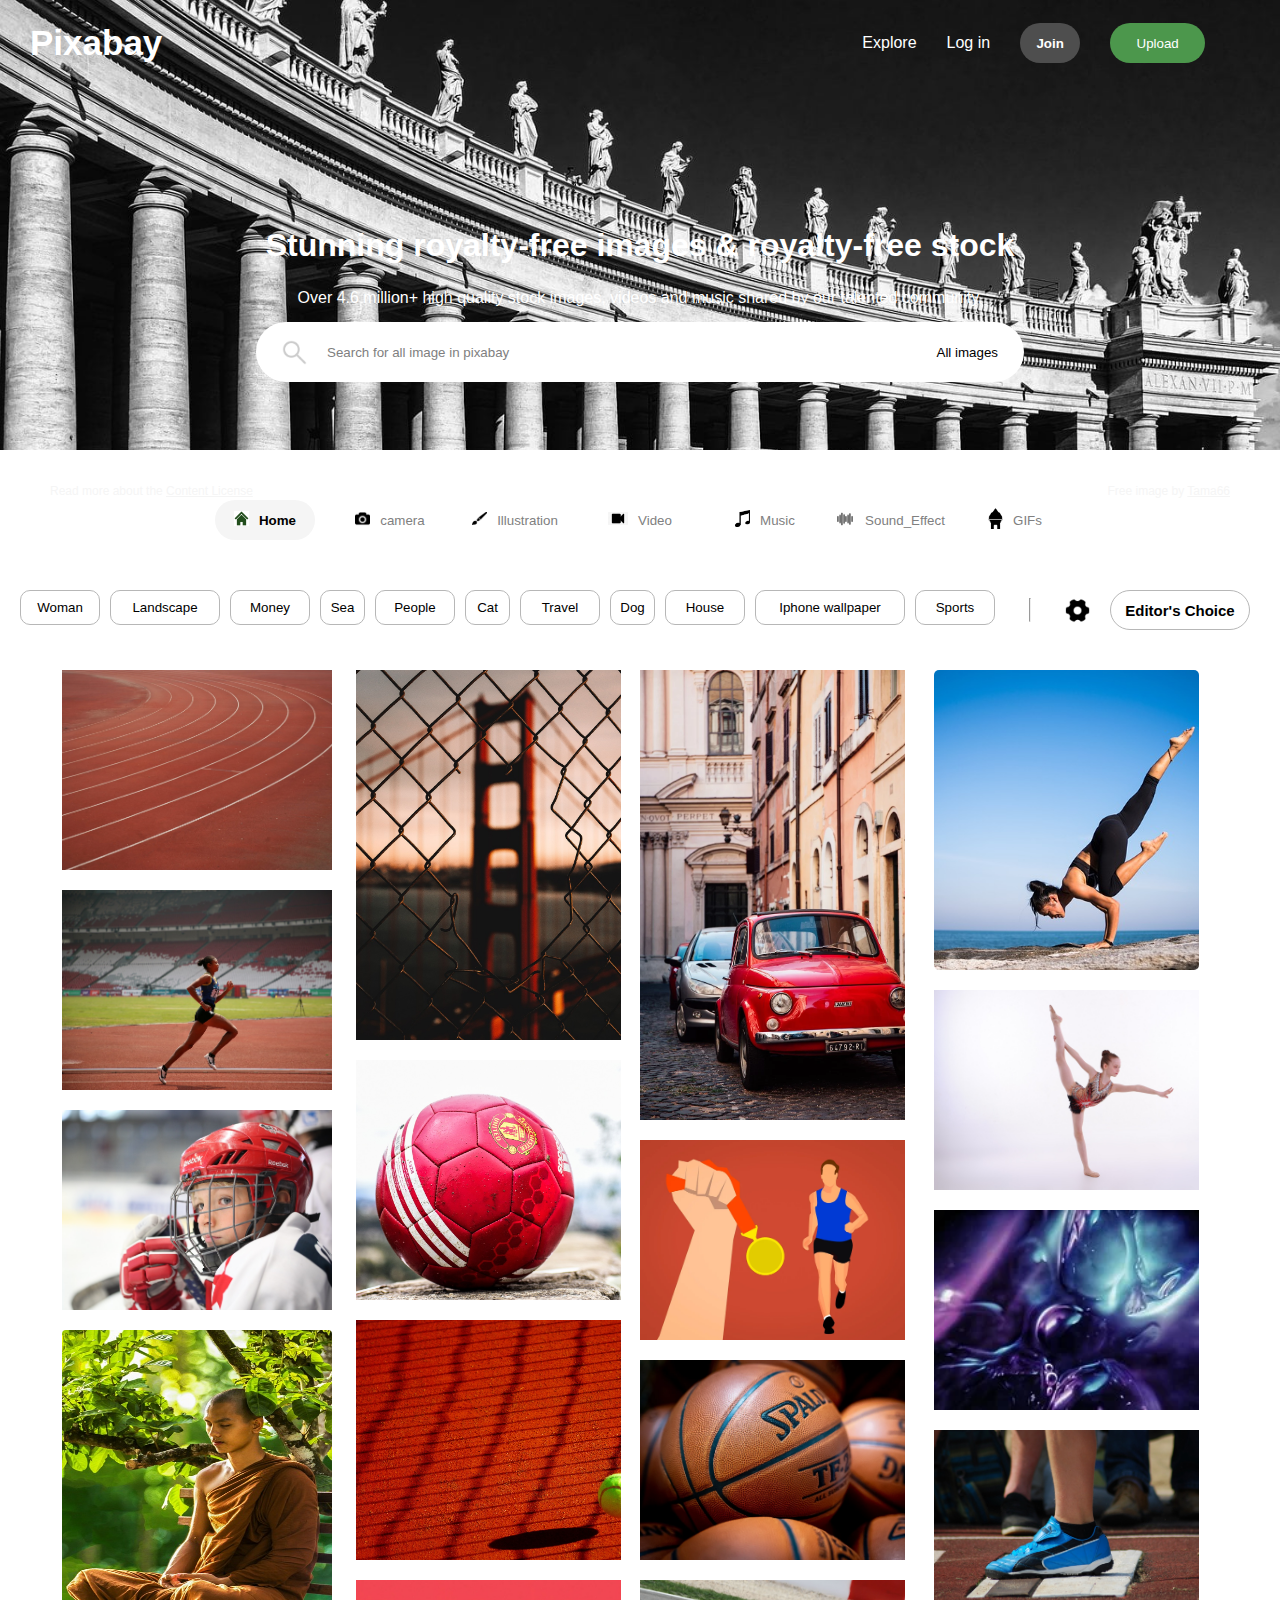
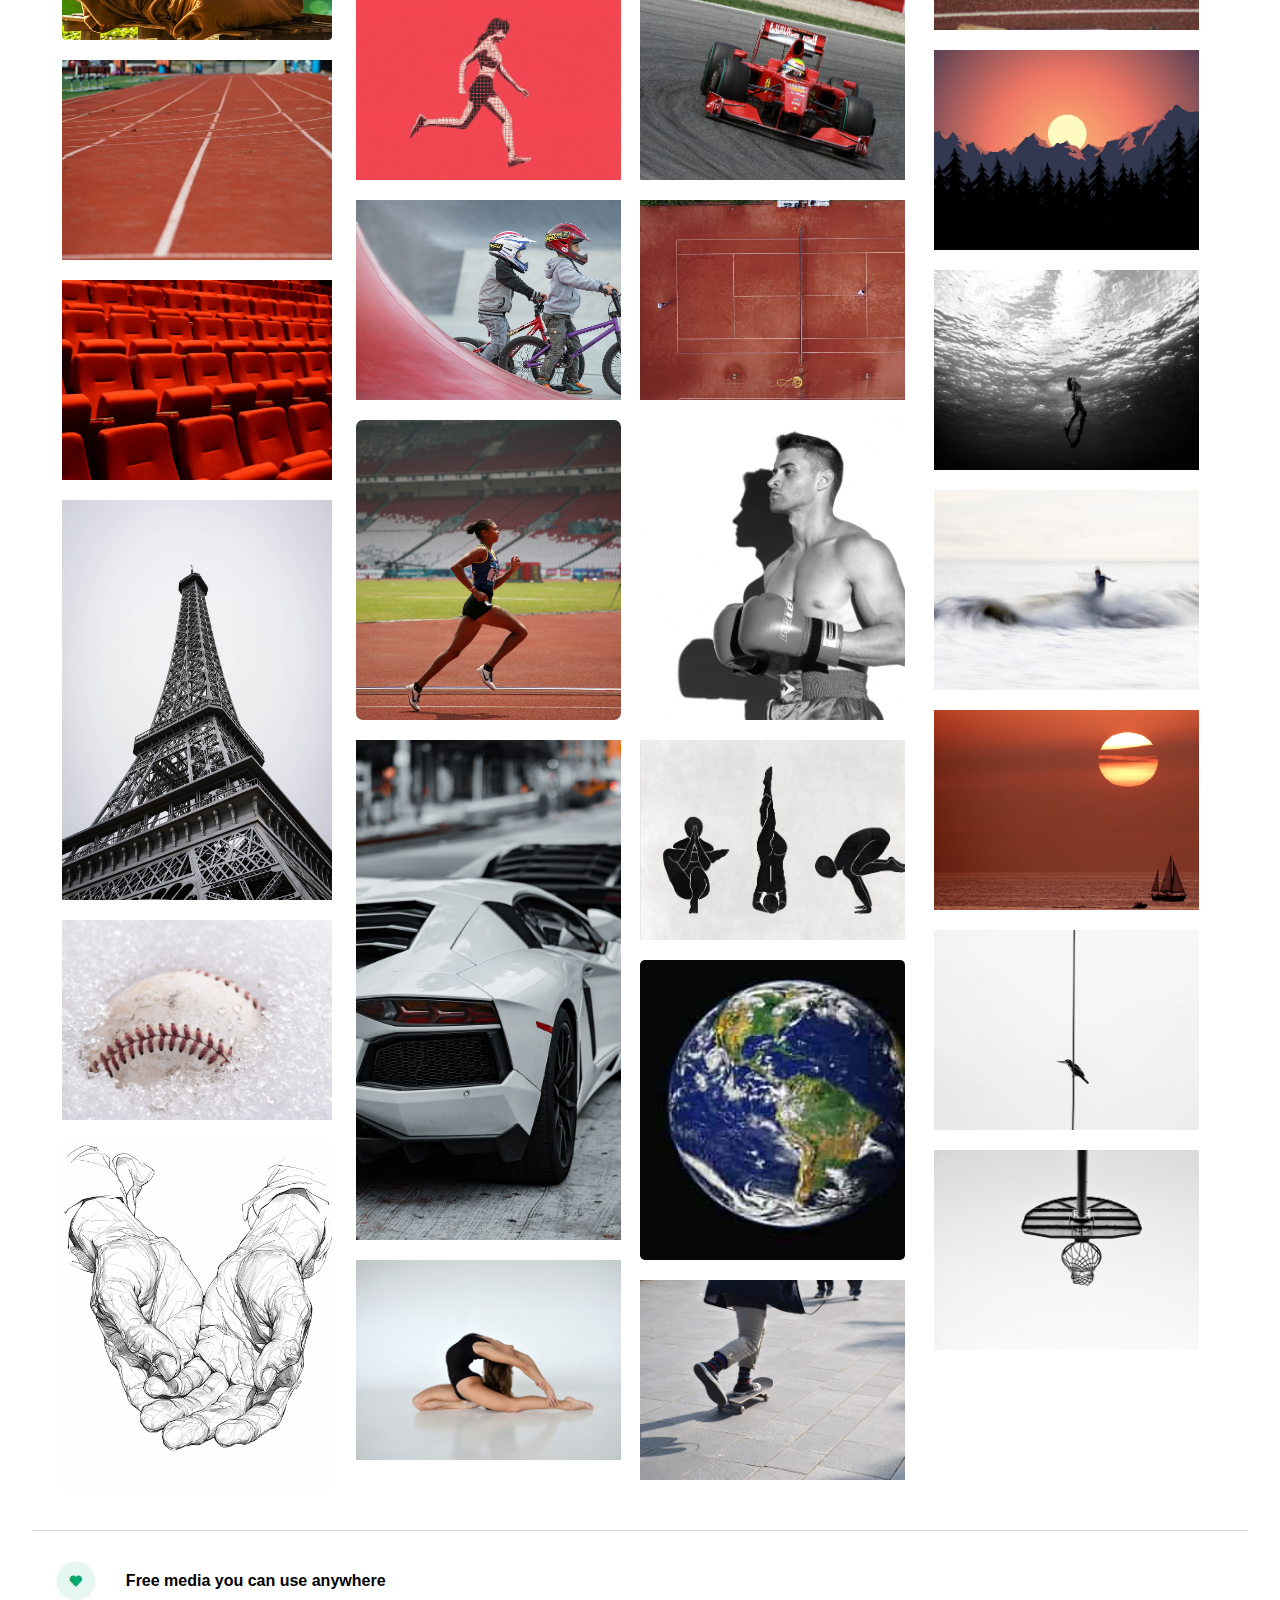
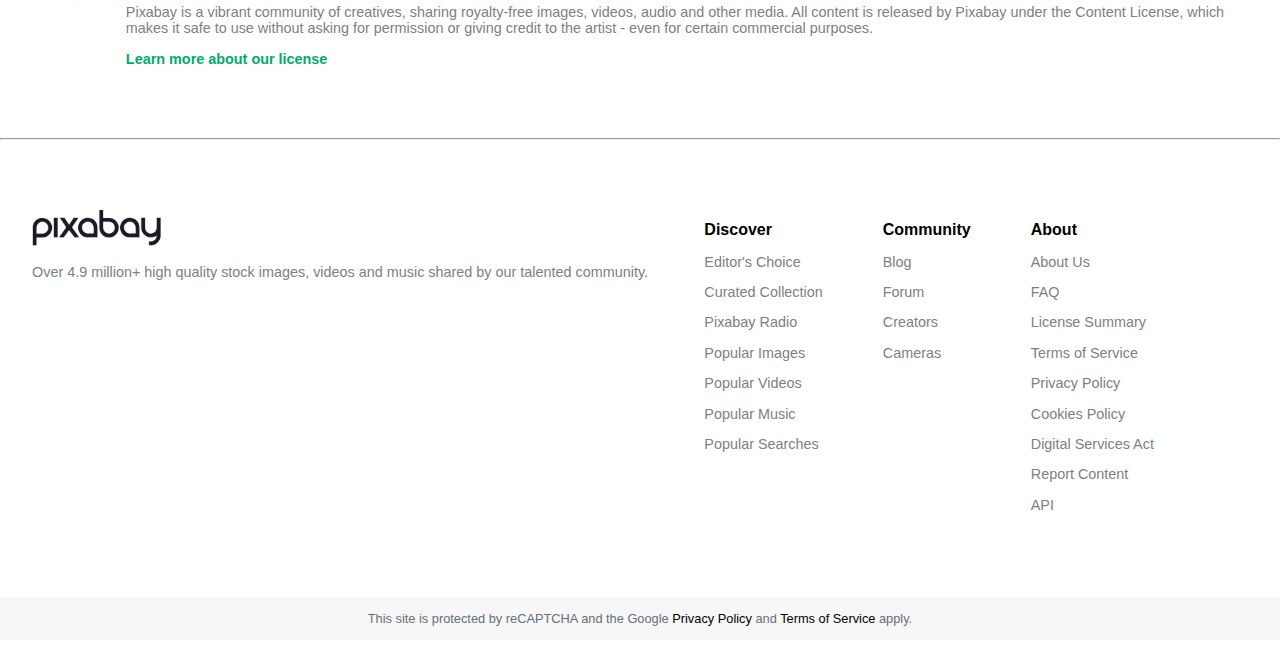
<file: index.html>
<!DOCTYPE html>
<html lang="en">

<head>
    <meta charset="UTF-8">
    <meta name="viewport" content="width=device-width, initial-scale=1.0">
    <link rel="stylesheet" href="style.css">
    <title>Document</title>
</head>

<body>
    <div>
        <div class="background">
            <div class="nav_1">
                <h1 class="pixa">Pixabay</h1>
                <div class="text">
                        <p class="text_item">Explore</p>
                        <p class="text_item2">Log in</p>
                    <div class="buttons">
                        <button class="button_1">Join</button>
                        <button class="button_2">Upload</button>
                    </div>
                </div>
            </div>

            <div class="stun">
                <h1>Stunning royalty-free images & royalty-free stock</h1>
                <p class="over">Over 4.6 million+ high quality stock images, videos and music shared by our talented
                    community.</p>
                <button class="button_3">
                    <div class="img_text">
                        <div class="image">
                            <img src="image/search.png" alt="" class="search">
                            <p>Search for all image in pixabay</p>
                        </div>
                        <div class="all">
                            <p>All images</p>
                        </div>
                    </div>
                </button>
            </div>

            <div class="read">
                <p>Read more about the <span class="span">Content License</span></p>
                <p>Free image by <span class="span">Tama66</span></p>
            </div>
        </div>

        <div class="vectors">
            <button class="box">
                <div><img src="image/home.png" alt="" class="home">
                </div><b>Home</b>
            </button>
            <button class="bag">
                <div><img src="image/camera.png" alt="" class="home">
                </div><p>camera</p>
            </button>
            <button class="bag">
                <div><img src="image/brush.png" alt="" class="home">
                </div><p>Illustration</p>
            </button>
            <button class="bag">
                <div><img src="image/video.png" alt="" class="video">
                </div><p>Video</p>
            </button>
            <button class="bag">
                <div><img src="image/music.png" alt="" class="home">
                </div><p>Music</p>
            </button>
            <button class="bags">
                <div><img src="image/sound.png" alt="" class="video">
                </div><p>Sound_Effect</p>
            </button>
            <button class="bag">
                <div><img src="image/gifs.png" alt="" class="home">
                </div><p>GIFs</p>
            </button>
        </div>

       <div class="edit">
           <div class="sheets">
                <div>
                    <button class="woman">Woman</button>
                </div>
                <div>
                    <button class="scape">Landscape</button>
                </div>
                <div>
                    <button class="woman">Money</button>
                </div>
                <div>
                    <button class="sea">Sea</button>
                </div>
                <div>
                    <button class="woman">People</button>
                </div>
                <div>
                    <button class="sea">Cat</button>
                </div>
                <div>
                    <button class="woman">Travel</button>
                </div>
                <div>
                    <button class="sea">Dog</button>
                </div>
                <div>
                    <button class="woman">House</button>
                </div>
                <div>
                    <button class="iphone">Iphone wallpaper</button>
                </div>
                <div>
                    <button class="woman">Sports</button>
                </div>
           </div>
           <hr>
           <div class="set">
                <img src="image/setting.png" alt="" class="homes">
                <button class="editor">Editor's Choice</button>
           </div>
       </div>

        <div class="border">
            <div class="grid_all">

                
            <div class="grid">
                <div class="red"></div>
                <div class="purple"></div>
                <div class="green"></div>
                <div class="blue"></div>
                <div class="lemon"></div>
                <div class="grey"></div>
                <div class="orange"></div>
                <div class="yellow"></div>
                <div class="black"></div>
            </div>


            <div class="grid_2">
                <div class="naruto"></div>
                <div class="sasuke"></div>
                <div class="luffy"></div>
                <div class="nami"></div>
                <div class="zoro"></div>
                <div class="pudding"></div>
                <div class="sai"></div>
                <div class="choji"></div>
            </div>

            <div class="grid_3">
                <div class="ichigo"></div>
                <div class="gojo"></div>
                <div class="vegeta"></div>
                <div class="ino"></div>
                <div class="kawaki"></div>
                <div class="boruto"></div>
                <div class="mitsuki"></div>
                <div class="sarada"></div>
                <div class="shikadai"></div>
            </div>

            <div class="grid_4">
                <div class="anime"></div>
                <div class="comic"></div>
                <div class="manga"></div>
                <div class="phone"></div>
                <div class="charger"></div>
                <div class="cord"></div>
                <div class="tea"></div>
                <div class="class"></div>
                <div class="ola"></div>
                <div class="tola"></div>
            </div>
            </div>
        </div>


        <div>
            <div class="love">
                <img src="image/love_2.jpeg" alt="" class="love_img">
                    <div class="flex">
                        <h1>Free media you can use anywhere</h1>
                        <p>Pixabay is a vibrant community of creatives, sharing royalty-free images, videos, audio and other media. All content is released by Pixabay under the Content License, which<br> makes it safe to use without asking for permission or giving credit to the artist - even for certain commercial purposes.</p>
                        <h2>Learn more about our license</h2>
                    </div>   
                
            </div>
        </div>
      </div>
    </div>
    <hr class="line">
    <div class="two_grid">
        <div class="two_grid_item">
            <img src="image/pixabay2.jpeg" alt="" class="xabasy">
            <p>Over 4.9 million+ high quality stock images, videos and music shared by our talented community.</p>
        </div>
        <div class="two_grid_item2">
            <div class="discover">
                <h1>Discover</h1>
                <p>Editor's Choice</p>
                <p>Curated Collection</p>
                <p>Pixabay Radio</p>
                <p>Popular Images</p>
                <p>Popular Videos</p>
                <p>Popular Music</p>
                <p>Popular Searches</p>
            </div>
            <div class="discover">
                <h1>Community</h1>
                <p>Blog</p>
                <p>Forum</p>
                <p>Creators</p>
                <p>Cameras</p>
            </div>
            <div class="discover">
               <h1> About</h1>
                <p>About Us</p>
                <p>FAQ</p>
                <p>License Summary</p>
                <p>Terms of Service</p>
                <p>Privacy Policy</p>
                <p>Cookies Policy</p>
                <p>Digital Services Act</p>
                <p>Report Content</p>
                <p>API</p>
            </div>
        </div>
    </div>
    <div class="bagged">
       <p> This site is protected by reCAPTCHA and the Google <span class="bla">Privacy Policy</span> and <span class="bla">Terms of Service</span> apply.</p>
    </div>
</body>
</html>
</file>
<file: style.css>
body{
    padding: 0;
    margin: 0;
    box-sizing: border-box;
    font-family: Arial, Helvetica, sans-serif;
}
.nav_1{
    display: flex;
    color: white;
    align-items: center;
    gap: 700px;
}
.background{
    background-image: url(image/background_1.jpg);
    background-size: cover;
    background-repeat: no-repeat;
    height: 450px;
    cursor: pointer;
}
.logo{
    width: 200px;
}
.pixa{
    font-size: 35px;
    margin-left: 30px;
}
.text{
    display: flex;
    gap: 30px;
    align-items: center;
}
.button_1{
    width: 60px;
    height: 40px;
    background-color: rgb(78, 78, 78);
    border-radius: 50px;
    border: none;
    color: white;
    font-weight: 600;
}
.button_2{
    width: 95px;
    height: 40px;
    background-color: rgb(76, 151, 76);
    color: white;
    border-radius: 50px;
    border: none;
}
.button_1:hover{
    border: .5px solid white;
}
.buttons{
    display: flex;
    gap: 30px;
}
.button_2:hover{
    background-color: rgb(107, 172, 107);
}
.texts:hover{
    background-color: rgb(78, 78, 78);
    border-radius: 50px;
    border: none;
    width: 40px;
    padding-top: 15px;
    padding-bottom: 15px;
    text-align: center;
    font-size: 13px;
}
.search{
    width: 25px;
    height: 25px;
}
.button_3{
    width: 60%;
    height: 60px;
    border-radius: 50px;
    border: none;
    background-color: white;
}
.img_text{
    display: flex;
    justify-content: space-between;
    margin-right: 20px;
    margin-left: 20px;
    cursor: text;
}
.all:hover{
    background-color: rgb(234, 232, 232);
    width: 120px;
    height: 40px;
    text-align: center;
    border-radius: 50px;
}
.image{
    display: flex;
    align-items: center;
    gap: 20px;
}
.image p{
    color: grey;
}
.stun {
    display: flex;
    flex-direction: column;
    align-items: center;
    padding-top: 100px;
    line-height: 1em;
}
.stun h1{
    color: white;
    margin-top: 50px;
}
.over{
    color: white;
}

/* anothe */

.read{
    display: flex;
    font-size: 12px;
    font-weight: 500;
    color: whitesmoke;
    margin-top: 90px;
    justify-content: space-between;
    margin-left: 50px;
    margin-right: 50px;
}
.span{
    text-decoration: underline;
}
span:hover{
    color: white;
    font-weight: 600;
}
.vectors{
    display: flex;
    justify-content: center;
    gap: 25px;
    margin-top: 50px;
}
.home{
    width: 15px;
}
.box{
    width: 100px;
    height: 40px;
    border-radius: 50px;
    background-color: whitesmoke;
    border: none;
    display: flex;
    gap: 10px;
    align-items: center;
    justify-content: center;
}
.bag{
    display: flex;
    gap: 10px;
    justify-content: center;
    color: gray;
    width: 100px;
    height: 40px;
    border-radius: 50px;
    background-color: white;
    border: none;
    align-items: center;
}
.bag:hover{
    width: 100px;
    height: 40px;
    border-radius: 50px;
    background-color: whitesmoke;
    border: none;
}
.bags{
    display: flex;
    gap: 10px;
    justify-content: center;
    color: gray;
    width: 100px;
    height: 40px;
    border-radius: 50px;
    background-color: white;
    border: none;
    align-items: center;
}
.bags:hover{
    width: 120px;
    height: 40px;
    border-radius: 50px;
    background-color: whitesmoke;
    border: none;
}
.video{
    width: 20px;
}

.woman{
    width: 80px;
    height: 35px;
    border-radius: 10px;
    border: .5px solid rgb(183, 183, 183);
    background-color: white;
    cursor: pointer;
}
.woman:hover{
    border: .5px solid black;
}
.scape{
    width: 110px;
    height: 35px;
    border-radius: 10px;
    border: .5px solid rgb(183, 183, 183);
    background-color: white;
}
.scape:hover{
    border: .5px solid black;
}
.sea{
    width: 45px;
    height: 35px;
    border-radius: 10px;
    border: .5px solid rgb(183, 183, 183);
    background-color: white;
}
.sea:hover{
    border: .5px solid black;
}
.iphone{
    width: 150px;
    height: 35px;
    border-radius: 10px;
    border: .5px solid rgb(183, 183, 183);
    background-color: white;
}
.iphone:hover{
    border: .5px solid black;
}
.sheets{
    display: flex;
    gap: 10px;
    margin-left: 20px;
}
.editor{
    background-color: white;
    font-weight: 600;
    font-size: 15px;
    width: 140px;
    height: 40px;
    border: .5px solid rgb(183, 183, 183);
    border-radius: 50px;
    margin-right: 30px;
}
.set{
    display: flex;
    align-items: center;
    gap: 20px;
}
.edit{
    display: flex;
    margin-top: 50px;
}
.homes{
    width: 25px;
}
.border{
    border-bottom: .7px solid rgb(219, 219, 219);
    width: 95%;
    margin: auto;
    margin-bottom: 30px;
}
.grid_all{
    display: grid;
    grid-template-columns: 1fr 1fr 1fr 1fr;
    margin-top: 40px;
    margin-left: 20px;
    margin-right: 20px;
   margin-bottom: 50px;

}
.grid{
    display: grid;
    grid-template-rows: 1fr 1fr 1fr 1fr 1fr 1fr 1fr 1fr 1fr;
    width: 92%;
    height: 0;
    gap: 20px;
    margin-left: 10px;
}
.red{
    height: 200px;
    background-image: url(image/track.jpg);
    background-size: cover;
    background-repeat: no-repeat;
}
.purple{
    height: 200px;
    background-image: url(image/woman.jpg);
    background-size: cover;
    background-repeat: no-repeat;
}
.green{
    height: 200px;
    background-image: url(image/hockey.jpg);
    background-size: cover;
    background-position: right;
    object-fit: contain;
}
.blue{
    background-image: url(image/monk.jpg);
    border-radius: 4px;
    height: 310px;
    background-repeat: round;
    object-fit: contain;
}
.orange{
    height: 400px;
    background-image: url(image/eiffel.jpg);
    background-size: cover;
    background-position: center;

}
.grey{
    height: 200px;
    background-image: url(image/theatre.jpg);
    background-size: cover;
   background-position: center;
}
.lemon{
    height: 200px;
    background-image: url(image/track\ 2.jpg);
    background-size: cover;
    background-repeat: no-repeat;
}
.yellow{
    height: 200px;
    background-image: url(image/cricket.jpg);
    background-size: cover;
}
.black{
    height: 350px;
    background-image: url(image/hand.jpg);
    background-size: cover;
}

.grid_2{
    display: grid;
    grid-template-rows: 1fr 1fr 1fr 1fr 1fr 1fr 1fr 1fr;
    width: 100%;
    height: 0;
    gap: 20px;
    margin-left: 10px;
}

.naruto{
    background-image: url(image/wire.jpg);
    background-size: cover;
    height: 370px;
    width: 90%;
}
.sasuke{
    height: 240px;
    width: 90%;
    background-image: url(image/soccer.jpg);
    background-size: cover;
    background-position: center;
}
.luffy{
    height: 240px;
    width: 90%;
    background-image: url(image/small\ ball.jpg);
    background-size: cover;
}
.nami{
    background-image: url(image/pictogram.webp);
    background-size: cover;
    height: 200px;
    width: 90%;
}
.zoro{
    background-image: url(image/children.jpg);
    background-size: cover;
    height: 200px;
    width: 90%;
}
.pudding{
    background-image: url(image/woman\ 2.jpg);
    background-size: cover;
    height: 300px;
    width: 90%;
    border-radius: 7px;
    background-position: center;
}
.sai{
    background-image: url(image/cars.webp);
    background-size: cover;
    height: 500px;
    width: 90%;
}
.choji{
    background-image: url(image/girl.jpg);
    background-size: cover;
    height: 200px;
    width: 90%;
}
.grid_3{
    display: grid;
    grid-template-rows: 1fr;
    width: 100%;
    gap: 20px;
}
.ichigo{
    width: 90%;
    height: 450px;
    background-image: url(image/Old.jpg);
    background-size: cover;
}
.gojo{
    height: 200px;
    width: 90%;
    background-image: url(image/medal.jpg);
    background-size: cover;
}
.vegeta{
   background-image: url(image/ball.jpg);
   background-size: cover;
   width: 90%;
    height: 200px;
}
.ino{
    background-image: url(image/ferrari.jpg);
    width: 90%;
    height: 200px;
    background-size: cover;
}
.kawaki{
    background-image: url(image/tennis.jpg);
    width: 90%;
    height: 200px;
    background-size: cover;
    background-position: center;
}
.boruto{
    background-image: url(image/box.jpg);
    width: 90%;
    height: 300px;
    background-size: cover
}
.mitsuki{
    background-image: url(image/meditation.jpg);
    width: 90%;
    height: 200px;
    background-size: cover
}
.sarada{
    background-image: url(image/earth.jpg);
    height: 300px;
    width: 90%;
    border-radius: 5px;
    background-repeat: no-repeat;
    background-size: cover;
}
.shikadai{
    background-image: url(image/skate.jpg);
    width: 90%;
    height: 200px;
    background-size: cover;
}
.grid_4{
    display: grid;
    grid-template-rows:;
    width: 100%;
    height: 0;
    gap: 20px;
}
.anime{
    width: 90%;
    height: 300px;
    border-radius: 5px;
    background-image: url(image/yoga.jpg);
    background-position: center;
    background-size: cover;
}
.comic{
    width: 90%;
    height: 200px;
    background-image: url(image/balance.jpg);
    background-size: cover;
}
.manga{
    width: 90%;
    height: 200px;
    background-image: url(image/ten.jpg);
    background-size: cover;
}
.phone{
    width: 90%;
    height: 200px;
    background-image: url(image/shoe.jpg);
    background-size: cover;
}
.charger{
    width: 90%;
    height: 200px;
    background-image: url(image/forest.jpg);
    background-size: cover;
}
.cord{
    width: 90%;
    height: 200px;
    background-image: url(image/sea1.jpg);
    background-size: cover;
}
.tea{
    width: 90%;
    height: 200px;
    background-image: url(image/sea2.jpg);
    background-size: cover;
}
.class{
    width: 90%;
    height: 200px;
    background-image: url(image/red.jpg);
    background-size: cover;
}
.ola{
    width: 90%;
    height: 200px;
    background-image: url(image/bird.jpg);
    background-size: cover;
}
.tola{
    width: 90%;
    height: 200px;
    background-image: url(image/court.jpg);
    background-size: cover;
}
.love{
    display: flex;
    align-items: start;
    gap: 30px;
    justify-content: center;
}
.love_img{
    width: 40px;
}
.love h1{
    font-size: 1rem;
}
.love p{
    font-size: .9rem;
    color: grey;
}
.love h2{
    color: #00ab6b;
    font-size: .9rem;
}
.two_grid{
    display: grid;
    grid-template-columns: 1.2fr 1fr;
    gap: 20px;
    width: 95%;
    margin: 70px auto;
}
.line{
    margin-top: 60px;
}
.xabasy{
    width: 130px;
}
.two_grid_item p{
    font-size: .9rem;
    color: gray;
}
.two_grid_item2{
    display: flex;
    gap: 60px;
}
.discover h1{
    font-size: 1rem;
}
.discover p{
    color: gray;
    font-size: .9rem;
    cursor: pointer;
}
.discover p:hover{
    text-decoration: underline;
}
.bagged p{
    background-color: #f7f7f7;
    padding: 14px;
    text-align: center;
    color: #656f79;
    font-size: .8rem;
}
.bla{
    color: black;
}
.bla:hover{
    color: black;
    text-decoration: underline;
    font-weight: lighter;
}
</file>
